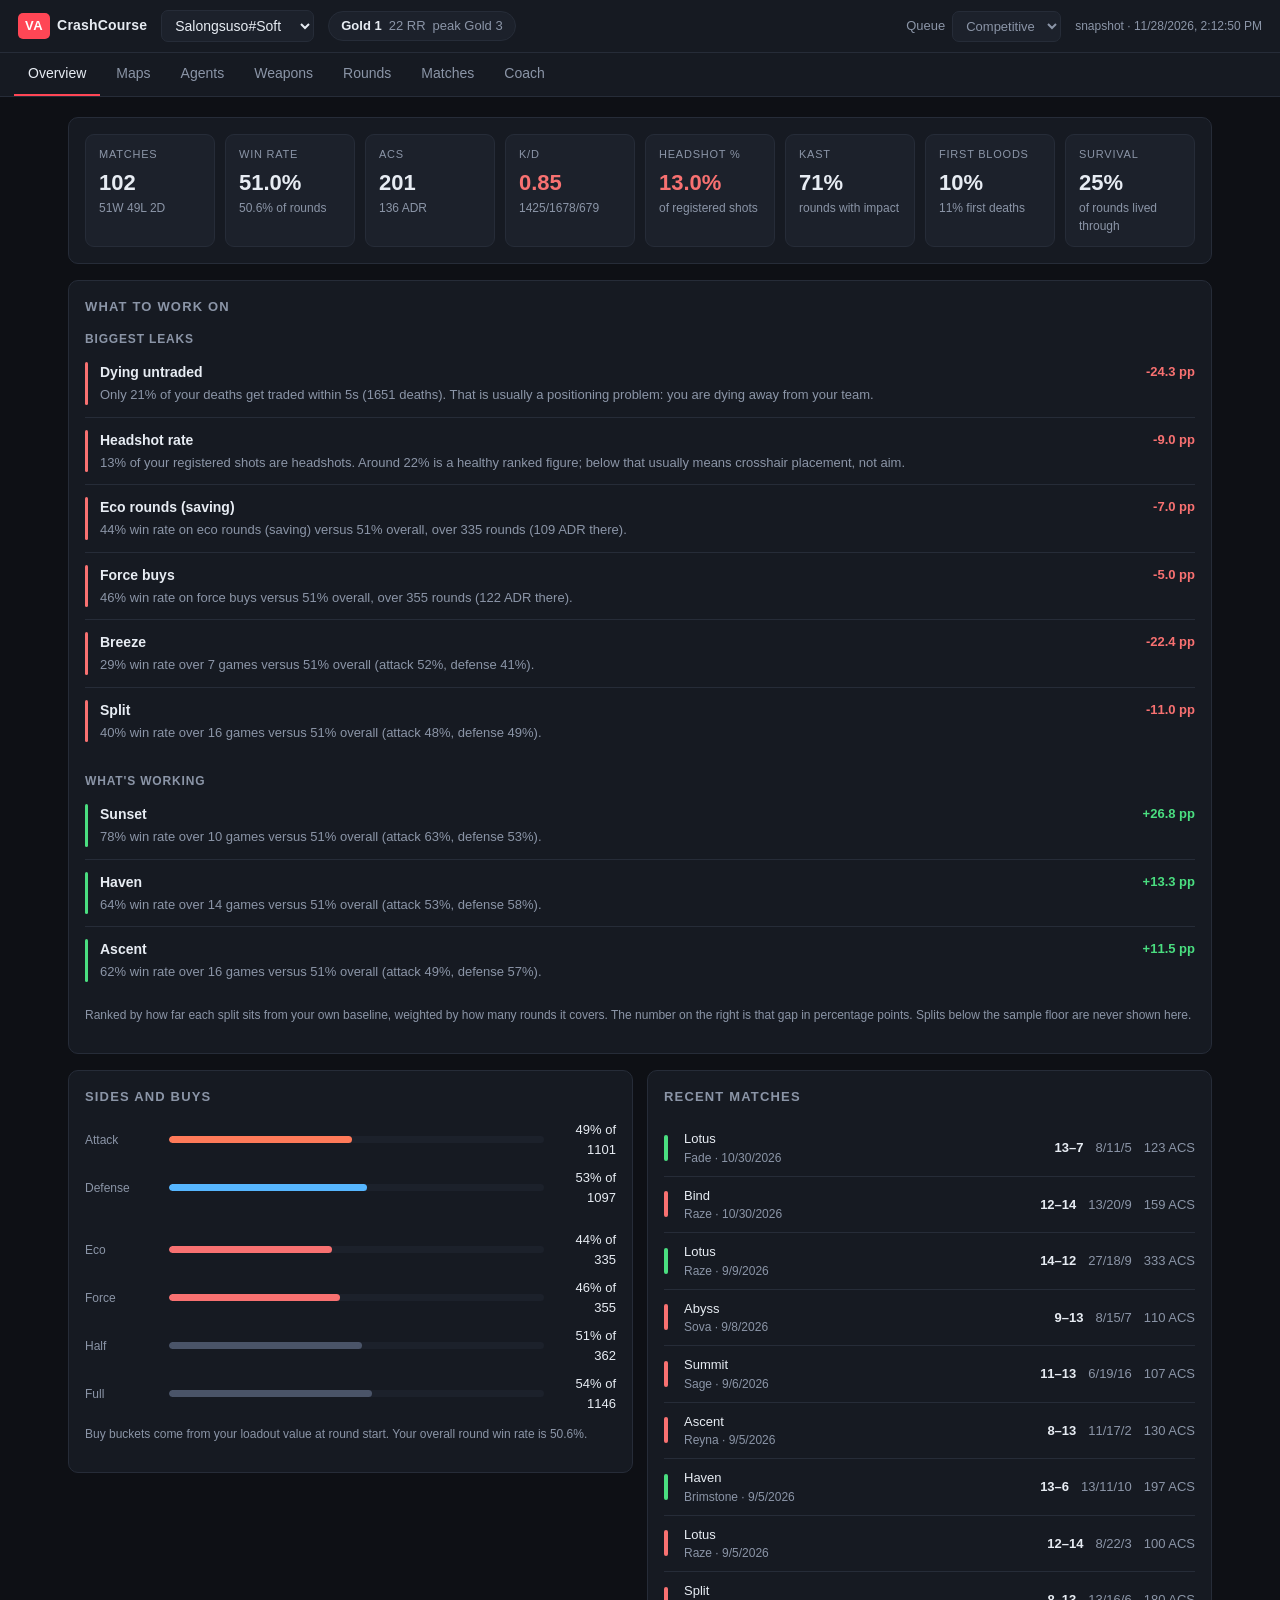
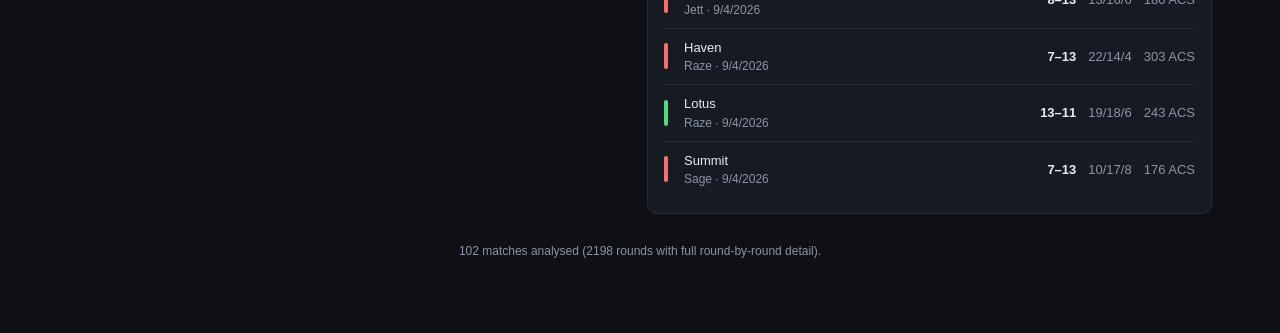
<file: index.html>
<!doctype html>
<html lang="en">
<head>
<meta charset="utf-8">
<meta name="viewport" content="width=device-width, initial-scale=1">
<title>VACrashCourse</title>
<link rel="stylesheet" href="style.css">
<link rel="icon" href="data:image/svg+xml,<svg xmlns='http://www.w3.org/2000/svg' viewBox='0 0 32 32'><text y='26' font-size='26'>🎯</text></svg>">
</head>
<body>

<header class="topbar">
  <div class="brand">
    <span class="brand-mark">VA</span>
    <span class="brand-name">CrashCourse</span>
  </div>

  <div class="account-switcher">
    <select id="account-select" title="Switch account"></select>
    <button id="add-account" class="ghost" title="Add another account">+</button>
    <button id="remove-account" class="ghost danger" title="Forget this account">&times;</button>
  </div>

  <div id="rank-pill" class="rank-pill hidden"></div>

  <div class="spacer"></div>

  <label class="queue-filter">
    <span>Queue</span>
    <select id="queue-select">
      <option value="Competitive">Competitive</option>
      <option value="Unrated">Unrated</option>
      <option value="">All modes</option>
    </select>
  </label>

  <div class="sync-box">
    <button id="sync-button" class="primary">Sync</button>
    <button id="deep-sync-button" class="ghost" title="Walk further back through your history">Deep</button>
    <div id="sync-status" class="sync-status"></div>
  </div>
</header>

<nav class="tabs" id="tabs">
  <button data-tab="overview" class="active">Overview</button>
  <button data-tab="maps">Maps</button>
  <button data-tab="agents">Agents</button>
  <button data-tab="weapons">Weapons</button>
  <button data-tab="rounds">Rounds</button>
  <button data-tab="matches">Matches</button>
  <button data-tab="coach">Coach</button>
</nav>

<main id="main">
  <div id="banner" class="banner hidden"></div>
  <div id="view"></div>
</main>

<div id="modal" class="modal hidden">
  <div class="modal-card">
    <h2>Add an account</h2>
    <p class="muted">Riot ID, exactly as it appears in game.</p>
    <input id="modal-input" placeholder="Name#Tag" autocomplete="off">
    <div id="modal-error" class="modal-error"></div>
    <div class="modal-actions">
      <button id="modal-cancel" class="ghost">Cancel</button>
      <button id="modal-confirm" class="primary">Add</button>
    </div>
  </div>
</div>

<script src="data.js?v=1795875170"></script>
<script type="module" src="app.js"></script>
</body>
</html>
</file>
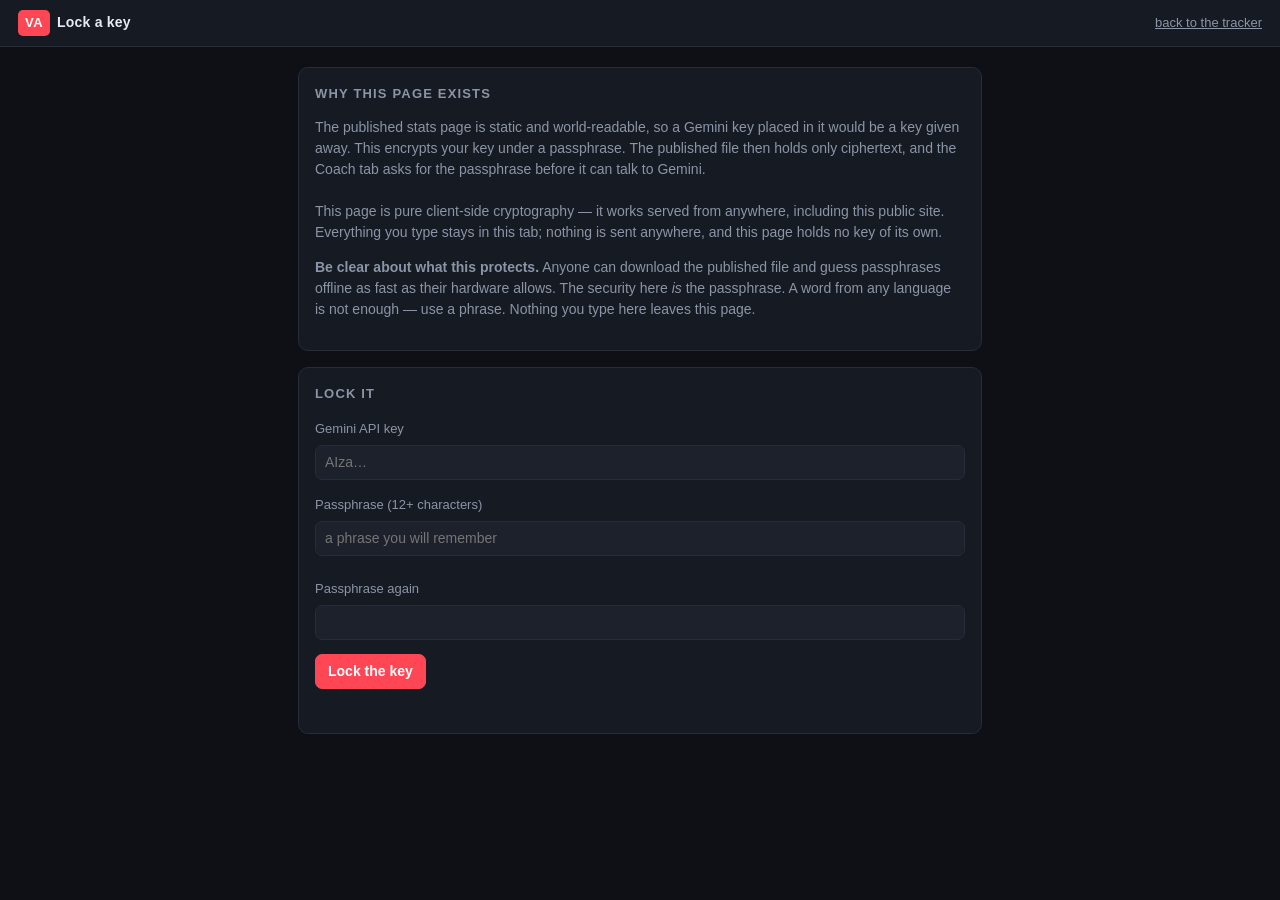
<file: lock.html>
<!doctype html>
<html lang="en">
<head>
<meta charset="utf-8">
<meta name="viewport" content="width=device-width, initial-scale=1">
<title>Lock a Gemini key · VACrashCourse</title>
<link rel="stylesheet" href="style.css">
<link rel="icon" href="data:image/svg+xml,<svg xmlns='http://www.w3.org/2000/svg' viewBox='0 0 32 32'><text y='26' font-size='26'>🔒</text></svg>">
</head>
<body>
<header class="topbar">
  <div class="brand">
    <span class="brand-mark">VA</span>
    <span class="brand-name">Lock a key</span>
  </div>
  <div class="spacer"></div>
  <a href="./" class="muted" style="font-size:13px">back to the tracker</a>
</header>

<main style="max-width:720px">
  <div class="panel">
    <h2>Why this page exists</h2>
    <p class="muted" style="margin-top:0">
      The published stats page is static and world-readable, so a Gemini key placed
      in it would be a key given away. This encrypts your key under a passphrase.
      The published file then holds only ciphertext, and the Coach tab asks for the
      passphrase before it can talk to Gemini.
      <br><br>
      This page is pure client-side cryptography — it works served from anywhere,
      including this public site. Everything you type stays in this tab; nothing
      is sent anywhere, and this page holds no key of its own.
    </p>
    <p class="muted">
      <b>Be clear about what this protects.</b> Anyone can download the published
      file and guess passphrases offline as fast as their hardware allows. The
      security here <i>is</i> the passphrase. A word from any language is not
      enough — use a phrase. Nothing you type here leaves this page.
    </p>
  </div>

  <div class="panel">
    <h2>Lock it</h2>
    <label class="muted" style="font-size:13px" for="key">Gemini API key</label>
    <input id="key" type="password" placeholder="AIza…" autocomplete="off"
           style="width:100%;margin:6px 0 14px">

    <label class="muted" style="font-size:13px" for="pass">Passphrase (12+ characters)</label>
    <input id="pass" type="password" placeholder="a phrase you will remember"
           autocomplete="off" style="width:100%;margin:6px 0 4px">
    <div id="strength" class="muted" style="font-size:12px;min-height:18px"></div>

    <label class="muted" style="font-size:13px" for="pass2">Passphrase again</label>
    <input id="pass2" type="password" autocomplete="off" style="width:100%;margin:6px 0 14px">

    <button id="go" class="primary">Lock the key</button>
    <div id="error" class="modal-error"></div>
  </div>

  <div class="panel hidden" id="result-panel">
    <h2>Your locked key</h2>
    <p class="muted" style="margin-top:0">
      Copy this and set it as a repository <b>variable</b> named
      <code>COACH_KEY_BLOB</code> in the private repo
      (Settings → Secrets and variables → Actions → Variables). A variable, not a
      secret: it is ciphertext, and the workflow needs to put it in the page.
    </p>
    <textarea id="result" readonly rows="5"
              style="width:100%;font-family:var(--mono);font-size:12px;background:var(--panel-2);border:1px solid var(--line);border-radius:8px;padding:10px;color:var(--text)"></textarea>
    <div style="display:flex;gap:9px;margin-top:10px">
      <button id="copy" class="primary">Copy</button>
      <button id="verify" class="ghost">Verify it unlocks</button>
    </div>
    <div id="verify-result" class="muted" style="font-size:13px;margin-top:9px"></div>
  </div>
</main>

<script type="module">
import { lock, unlock, MIN_PASSPHRASE, ITERATIONS } from './keylock.js';

const $ = (id) => document.getElementById(id);

$('pass').addEventListener('input', () => {
  const value = $('pass').value;
  if (!value) { $('strength').textContent = ''; return; }
  const classes = [/[a-z]/, /[A-Z]/, /[0-9]/, /[^a-zA-Z0-9]/].filter((r) => r.test(value)).length;
  if (value.length < MIN_PASSPHRASE) {
    $('strength').textContent = `${value.length}/${MIN_PASSPHRASE} characters — too short to survive offline guessing.`;
    $('strength').style.color = 'var(--bad)';
  } else if (value.length < 20 && classes < 3) {
    $('strength').textContent = 'Long enough, but a longer phrase would be much harder to guess.';
    $('strength').style.color = 'var(--warn)';
  } else {
    $('strength').textContent = 'Good.';
    $('strength').style.color = 'var(--good)';
  }
});

$('go').addEventListener('click', async () => {
  $('error').textContent = '';
  $('verify-result').textContent = '';
  const key = $('key').value.trim();
  const pass = $('pass').value;
  if (pass !== $('pass2').value) {
    $('error').textContent = 'The two passphrases do not match.';
    return;
  }
  $('go').disabled = true;
  $('go').textContent = `Deriving (${ITERATIONS.toLocaleString()} rounds)…`;
  try {
    const blob = await lock(key, pass);
    $('result').value = blob;
    $('result-panel').classList.remove('hidden');
    $('result-panel').scrollIntoView({ behavior: 'smooth' });
  } catch (err) {
    $('error').textContent = err.message;
  } finally {
    $('go').disabled = false;
    $('go').textContent = 'Lock the key';
  }
});

$('copy').addEventListener('click', async () => {
  try {
    await navigator.clipboard.writeText($('result').value);
    $('copy').textContent = 'Copied';
    setTimeout(() => { $('copy').textContent = 'Copy'; }, 1500);
  } catch (err) {
    $('result').select();
  }
});

// Proves the round trip before you paste it anywhere.
$('verify').addEventListener('click', async () => {
  $('verify-result').textContent = 'checking…';
  try {
    const back = await unlock($('result').value, $('pass').value);
    const ok = back === $('key').value.trim();
    $('verify-result').textContent = ok
      ? 'Unlocks correctly with that passphrase.'
      : 'Unlocked, but the result does not match the key you typed.';
    $('verify-result').style.color = ok ? 'var(--good)' : 'var(--bad)';
  } catch (err) {
    $('verify-result').textContent = err.message;
    $('verify-result').style.color = 'var(--bad)';
  }
});
</script>
</body>
</html>
</file>
<file: style.css>
:root {
  --bg: #0e1015;
  --panel: #161a22;
  --panel-2: #1c212b;
  --line: #262c38;
  --text: #e7ecf3;
  --muted: #8b95a7;
  --accent: #ff4655;
  --good: #4ade80;
  --bad: #f87171;
  --warn: #fbbf24;
  --attack: #ff7a59;
  --defense: #56b6ff;
  --radius: 10px;
  --mono: ui-monospace, SFMono-Regular, "SF Mono", Menlo, Consolas, monospace;
}

* { box-sizing: border-box; }

body {
  margin: 0;
  background: var(--bg);
  color: var(--text);
  font: 14px/1.5 -apple-system, BlinkMacSystemFont, "Segoe UI", Roboto, Helvetica, Arial, sans-serif;
  -webkit-font-smoothing: antialiased;
}

button, input, select { font: inherit; color: inherit; }
h1, h2, h3 { margin: 0; font-weight: 600; }
a { color: var(--defense); }

/* ---------------------------------------------------------------- topbar */

.topbar {
  display: flex;
  align-items: center;
  gap: 14px;
  padding: 10px 18px;
  background: var(--panel);
  border-bottom: 1px solid var(--line);
  flex-wrap: wrap;
}

.brand { display: flex; align-items: baseline; gap: 7px; }
.brand-mark {
  background: var(--accent);
  color: #fff;
  font-weight: 700;
  letter-spacing: .5px;
  padding: 3px 7px;
  border-radius: 5px;
  font-size: 13px;
}
.brand-name { font-weight: 600; letter-spacing: .2px; }

.spacer { flex: 1; }

.account-switcher { display: flex; align-items: center; gap: 4px; }

select, input {
  background: var(--panel-2);
  border: 1px solid var(--line);
  border-radius: 7px;
  padding: 6px 9px;
  outline: none;
}
select:focus, input:focus { border-color: #3b4351; }

button {
  border: 1px solid transparent;
  border-radius: 7px;
  padding: 6px 12px;
  cursor: pointer;
  background: var(--panel-2);
  transition: background .12s, border-color .12s, opacity .12s;
}
button:hover { background: #232a36; }
button:disabled { opacity: .45; cursor: default; }
button.primary { background: var(--accent); border-color: var(--accent); color: #fff; font-weight: 600; }
button.primary:hover { background: #ff5c69; }
button.ghost { background: transparent; border-color: var(--line); color: var(--muted); }
button.ghost:hover { background: var(--panel-2); color: var(--text); }
button.danger:hover { color: var(--bad); border-color: var(--bad); }

.queue-filter { display: flex; align-items: center; gap: 7px; color: var(--muted); font-size: 13px; }

.sync-box { display: flex; align-items: center; gap: 7px; }
.sync-status { font-size: 12px; color: var(--muted); min-width: 150px; font-variant-numeric: tabular-nums; }
.sync-status.error { color: var(--bad); }

.rank-pill {
  display: flex; align-items: center; gap: 7px;
  background: var(--panel-2);
  border: 1px solid var(--line);
  border-radius: 999px;
  padding: 4px 12px;
  font-size: 13px;
}
.rank-pill b { font-weight: 600; }
.rank-pill .rr { color: var(--muted); font-variant-numeric: tabular-nums; }

/* ---------------------------------------------------------------- tabs */

.tabs {
  display: flex;
  gap: 2px;
  padding: 0 14px;
  background: var(--panel);
  border-bottom: 1px solid var(--line);
  overflow-x: auto;
}
.tabs button {
  background: none;
  border: none;
  border-bottom: 2px solid transparent;
  border-radius: 0;
  color: var(--muted);
  padding: 10px 14px;
  white-space: nowrap;
}
.tabs button:hover { color: var(--text); background: none; }
.tabs button.active { color: var(--text); border-bottom-color: var(--accent); }

main { max-width: 1180px; margin: 0 auto; padding: 20px 18px 60px; }

/* ---------------------------------------------------------------- panels */

.banner {
  background: rgba(251, 191, 36, .09);
  border: 1px solid rgba(251, 191, 36, .3);
  color: #f5d78a;
  border-radius: var(--radius);
  padding: 11px 14px;
  margin-bottom: 16px;
  font-size: 13px;
}
.banner.error { background: rgba(248,113,113,.09); border-color: rgba(248,113,113,.35); color: #fca5a5; }

.panel {
  background: var(--panel);
  border: 1px solid var(--line);
  border-radius: var(--radius);
  padding: 16px;
  margin-bottom: 16px;
}
.panel > h2 {
  font-size: 13px;
  text-transform: uppercase;
  letter-spacing: .09em;
  color: var(--muted);
  margin-bottom: 14px;
}
.panel-note { font-size: 12px; color: var(--muted); margin-top: 12px; line-height: 1.6; }

.grid { display: grid; gap: 14px; }
.cols-2 { grid-template-columns: repeat(auto-fit, minmax(320px, 1fr)); align-items: start; }

/* ---------------------------------------------------------------- stat tiles */

.tiles {
  display: grid;
  grid-template-columns: repeat(auto-fit, minmax(118px, 1fr));
  gap: 10px;
}
.tile {
  background: var(--panel-2);
  border: 1px solid var(--line);
  border-radius: 9px;
  padding: 11px 13px;
}
.tile .label {
  font-size: 11px;
  text-transform: uppercase;
  letter-spacing: .07em;
  color: var(--muted);
}
.tile .value {
  font-size: 22px;
  font-weight: 600;
  font-variant-numeric: tabular-nums;
  margin-top: 3px;
}
.tile .sub { font-size: 12px; color: var(--muted); font-variant-numeric: tabular-nums; }
.value.good { color: var(--good); }
.value.bad { color: var(--bad); }

/* ---------------------------------------------------------------- tables */

table { width: 100%; border-collapse: collapse; font-variant-numeric: tabular-nums; }
th, td { text-align: right; padding: 7px 9px; border-bottom: 1px solid var(--line); }
th:first-child, td:first-child { text-align: left; }
th {
  font-size: 11px;
  text-transform: uppercase;
  letter-spacing: .06em;
  color: var(--muted);
  font-weight: 500;
  white-space: nowrap;
}
tbody tr:last-child td { border-bottom: none; }
tbody tr:hover { background: rgba(255,255,255,.02); }
.table-scroll { overflow-x: auto; }

.name-cell { display: flex; align-items: center; gap: 9px; }
.icon {
  width: 26px; height: 26px;
  border-radius: 5px;
  background: var(--panel-2);
  object-fit: cover;
  flex-shrink: 0;
}

.badge {
  display: inline-block;
  font-size: 10px;
  text-transform: uppercase;
  letter-spacing: .05em;
  padding: 2px 6px;
  border-radius: 4px;
  background: var(--panel-2);
  color: var(--muted);
  border: 1px solid var(--line);
  margin-left: 7px;
  vertical-align: middle;
}
.badge.thin { color: var(--warn); border-color: rgba(251,191,36,.35); }
.badge.solid { color: var(--good); border-color: rgba(74,222,128,.3); }

/* ---------------------------------------------------------------- bars */

.bar-track {
  position: relative;
  height: 7px;
  background: var(--panel-2);
  border-radius: 4px;
  overflow: hidden;
  min-width: 70px;
}
.bar-fill { position: absolute; inset: 0 auto 0 0; border-radius: 4px; background: #4a5468; }
.bar-fill.good { background: var(--good); }
.bar-fill.bad { background: var(--bad); }
.bar-fill.attack { background: var(--attack); }
.bar-fill.defense { background: var(--defense); }

.split-row { display: grid; grid-template-columns: 74px 1fr 62px; gap: 10px; align-items: center; margin-bottom: 9px; }
.split-row .side-label { font-size: 12px; color: var(--muted); }
.split-row .side-value { font-size: 13px; text-align: right; font-variant-numeric: tabular-nums; }

/* ---------------------------------------------------------------- round chart */

.round-chart-frame { position: relative; }
.round-baseline {
  position: absolute;
  left: 0; right: 0;
  /* 50% of the 130px plot area, measured up from the labels below it */
  bottom: 95px;
  border-top: 1px dashed #39414f;
  pointer-events: none;
}
.round-chart { display: flex; align-items: stretch; gap: 3px; height: 160px; margin-top: 6px; }
.round-col { flex: 1; display: flex; flex-direction: column; justify-content: flex-end; align-items: center; gap: 5px; min-width: 0; }
.round-bar-wrap { width: 100%; height: 130px; display: flex; align-items: flex-end; }
.round-bar { width: 100%; border-radius: 3px 3px 0 0; background: var(--defense); min-height: 2px; }
.round-bar.pistol { background: var(--accent); }
.round-bar.bonus { background: var(--warn); }
.round-bar.overtime { background: #a78bfa; }
.round-num { font-size: 10px; color: var(--muted); }
.legend { display: flex; gap: 14px; flex-wrap: wrap; font-size: 12px; color: var(--muted); margin-top: 10px; }
.legend span { display: flex; align-items: center; gap: 5px; }
.swatch { width: 9px; height: 9px; border-radius: 2px; display: inline-block; }

/* ---------------------------------------------------------------- heatmap */

.heatmap { overflow-x: auto; }
.heatmap table { min-width: 620px; }
.heat-cell {
  border-radius: 5px;
  padding: 5px 7px;
  font-size: 12px;
  text-align: center;
  min-width: 60px;
  font-variant-numeric: tabular-nums;
}
.heat-cell .games { font-size: 10px; opacity: .65; display: block; }
.heat-empty { color: #3d4453; text-align: center; }

/* ---------------------------------------------------------------- insights */

.insight-group + .insight-group { margin-top: 18px; }
.insight-group > h3 {
  font-size: 12px;
  text-transform: uppercase;
  letter-spacing: .07em;
  color: var(--muted);
  margin-bottom: 2px;
}
.insight {
  display: flex;
  gap: 12px;
  align-items: flex-start;
  padding: 12px 0;
  border-bottom: 1px solid var(--line);
}
.insight:last-child { border-bottom: none; }
.insight-marker { width: 3px; align-self: stretch; border-radius: 2px; background: var(--bad); flex-shrink: 0; }
.insight.strength .insight-marker { background: var(--good); }
.insight-body { flex: 1; min-width: 0; }
.insight-title { font-weight: 600; margin-bottom: 2px; }
.insight-detail { color: var(--muted); font-size: 13px; }
.insight-delta {
  font-variant-numeric: tabular-nums;
  font-size: 13px;
  font-weight: 600;
  white-space: nowrap;
  color: var(--bad);
}
.insight.strength .insight-delta { color: var(--good); }
.ask-button {
  font-size: 12px;
  padding: 4px 9px;
  border: 1px solid var(--line);
  background: transparent;
  color: var(--muted);
  white-space: nowrap;
}
.ask-button:hover { color: var(--text); border-color: #3b4351; }

/* ---------------------------------------------------------------- matches */

.match-row {
  display: grid;
  grid-template-columns: 8px 1fr auto auto auto;
  gap: 12px;
  align-items: center;
  padding: 9px 0;
  border-bottom: 1px solid var(--line);
  font-size: 13px;
}
.match-row:last-child { border-bottom: none; }
.match-flag { width: 4px; height: 26px; border-radius: 2px; background: var(--bad); }
.match-row.won .match-flag { background: var(--good); }
.match-row.draw .match-flag { background: var(--muted); }
.match-meta { color: var(--muted); font-size: 12px; }
.match-score { font-variant-numeric: tabular-nums; font-weight: 600; }
.match-kda { font-variant-numeric: tabular-nums; color: var(--muted); }

/* ---------------------------------------------------------------- matches tab */

.match { border-bottom: 1px solid var(--line); }
.match:last-of-type { border-bottom: none; }
.match > summary {
  display: grid;
  grid-template-columns: 8px 1fr auto auto auto;
  gap: 12px;
  align-items: center;
  padding: 9px 0;
  font-size: 13px;
  cursor: pointer;
  list-style: none;
}
.match > summary::-webkit-details-marker { display: none; }
.match > summary:hover { background: rgba(255,255,255,.02); }
.match > summary .match-flag { background: var(--bad); }
.match > summary.won .match-flag { background: var(--good); }
.match > summary.draw .match-flag { background: var(--muted); }

.match-teams {
  display: grid;
  grid-template-columns: repeat(auto-fit, minmax(300px, 1fr));
  gap: 14px;
  padding: 6px 0 14px;
}
.team h4 {
  font-size: 11px;
  text-transform: uppercase;
  letter-spacing: .07em;
  color: var(--muted);
  font-weight: 500;
  margin-bottom: 7px;
}
.team-row {
  display: grid;
  grid-template-columns: 26px 1fr auto auto 42px;
  gap: 9px;
  align-items: center;
  padding: 4px 6px;
  border-radius: 6px;
  font-size: 13px;
}
.team-row.is-me { background: rgba(255,70,85,.1); }
.team-name { display: flex; align-items: baseline; gap: 4px; min-width: 0; }
.team-name > span:first-child { overflow: hidden; text-overflow: ellipsis; white-space: nowrap; }
.team-tier { font-size: 11px; white-space: nowrap; }
.team-kda, .team-acs { font-variant-numeric: tabular-nums; white-space: nowrap; }
.team-acs { text-align: right; }

/* ---------------------------------------------------------------- coach */

.chat { display: flex; flex-direction: column; height: calc(100vh - 230px); min-height: 400px; }
.chat-log { flex: 1; overflow-y: auto; padding-right: 6px; }
.msg { margin-bottom: 14px; max-width: 780px; }
.msg .who {
  font-size: 11px;
  text-transform: uppercase;
  letter-spacing: .07em;
  color: var(--muted);
  margin-bottom: 4px;
}
.msg .bubble {
  background: var(--panel-2);
  border: 1px solid var(--line);
  border-radius: 9px;
  padding: 11px 13px;
  white-space: pre-wrap;
  word-wrap: break-word;
}
.msg.user .bubble { background: rgba(255,70,85,.09); border-color: rgba(255,70,85,.25); }
.msg .bubble strong { color: #fff; }
.msg .bubble .md-head { display: block; font-weight: 600; color: #fff; margin-top: 4px; }
.msg .bubble code { font-family: var(--mono); font-size: 12.5px; background: rgba(255,255,255,.06); padding: 1px 4px; border-radius: 3px; }
.chat-form { display: flex; gap: 9px; margin-top: 12px; }
.chat-form textarea {
  flex: 1;
  resize: none;
  background: var(--panel-2);
  border: 1px solid var(--line);
  border-radius: 8px;
  padding: 9px 11px;
  min-height: 44px;
  max-height: 150px;
  font: inherit;
  color: inherit;
  outline: none;
}
.chat-form textarea:focus { border-color: #3b4351; }
.chat-controls { display: flex; align-items: center; gap: 10px; margin-bottom: 12px; flex-wrap: wrap; }
.suggestions { display: flex; flex-wrap: wrap; gap: 7px; margin-bottom: 12px; }
.suggestions button { font-size: 12px; padding: 5px 10px; border: 1px solid var(--line); background: transparent; color: var(--muted); }
.suggestions button:hover { color: var(--text); border-color: #3b4351; }
.typing { color: var(--muted); font-size: 13px; }

/* ---------------------------------------------------------------- misc */

.muted { color: var(--muted); }
.hidden { display: none !important; }
.empty {
  text-align: center;
  padding: 60px 20px;
  color: var(--muted);
}
.empty h2 { color: var(--text); margin-bottom: 10px; }
.empty p { max-width: 520px; margin: 0 auto 8px; }
.empty code {
  font-family: var(--mono);
  background: var(--panel-2);
  padding: 2px 6px;
  border-radius: 4px;
  font-size: 12.5px;
}

.pick-tile .sub { display: flex; align-items: center; gap: 6px; flex-wrap: wrap; }
.pick-tile .badge { margin-left: 0; }

.modal {
  position: fixed; inset: 0;
  background: rgba(0,0,0,.6);
  display: flex; align-items: center; justify-content: center;
  z-index: 50;
}
.modal-card {
  background: var(--panel);
  border: 1px solid var(--line);
  border-radius: var(--radius);
  padding: 20px;
  width: min(420px, calc(100vw - 40px));
}
.modal-card h2 { font-size: 16px; margin-bottom: 6px; }
.modal-card input { width: 100%; margin-top: 12px; }
.modal-error { color: var(--bad); font-size: 13px; min-height: 20px; margin-top: 8px; }
.modal-actions { display: flex; justify-content: flex-end; gap: 9px; margin-top: 6px; }

.spin {
  display: inline-block;
  width: 11px; height: 11px;
  border: 2px solid var(--line);
  border-top-color: var(--accent);
  border-radius: 50%;
  animation: spin .7s linear infinite;
  vertical-align: -1px;
  margin-right: 6px;
}
@keyframes spin { to { transform: rotate(360deg); } }

@media (max-width: 700px) {
  .topbar { gap: 9px; }
  .sync-status { min-width: 0; }
  main { padding: 14px 12px 40px; }
}
</file>
